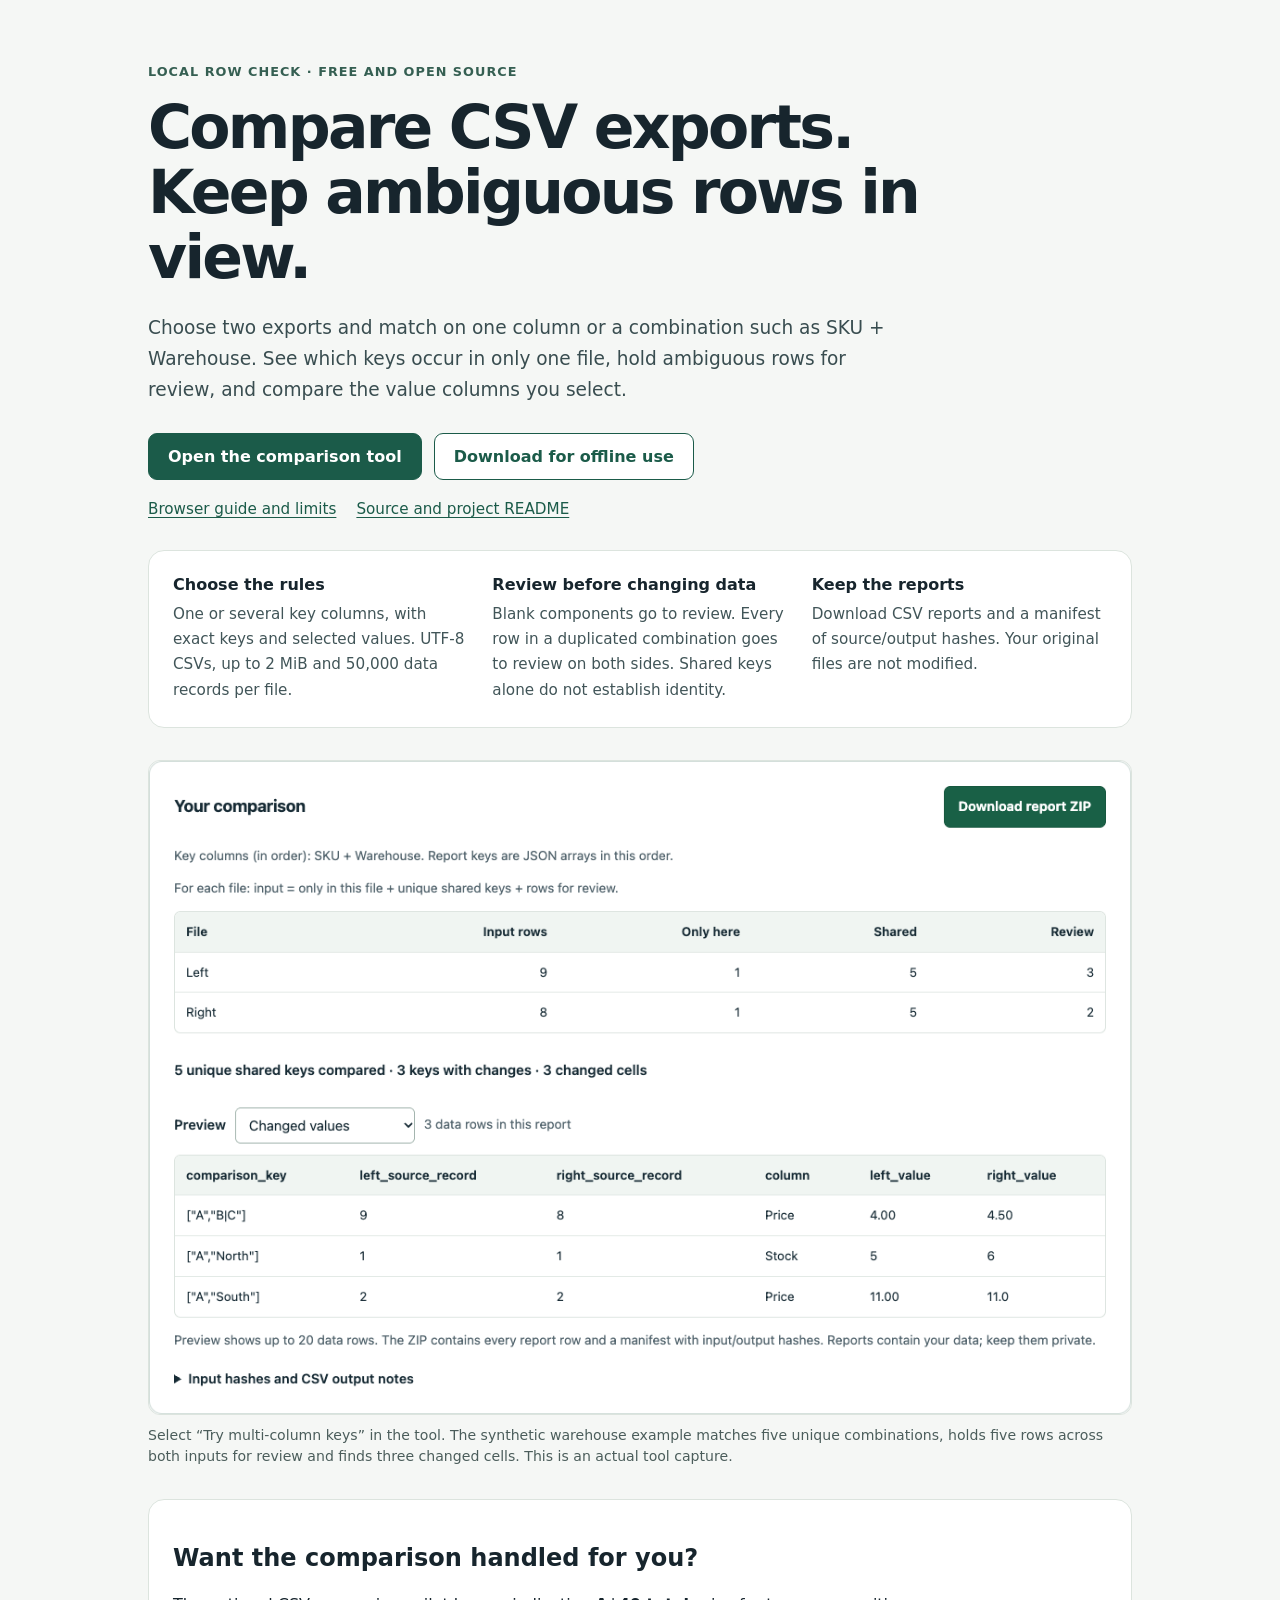
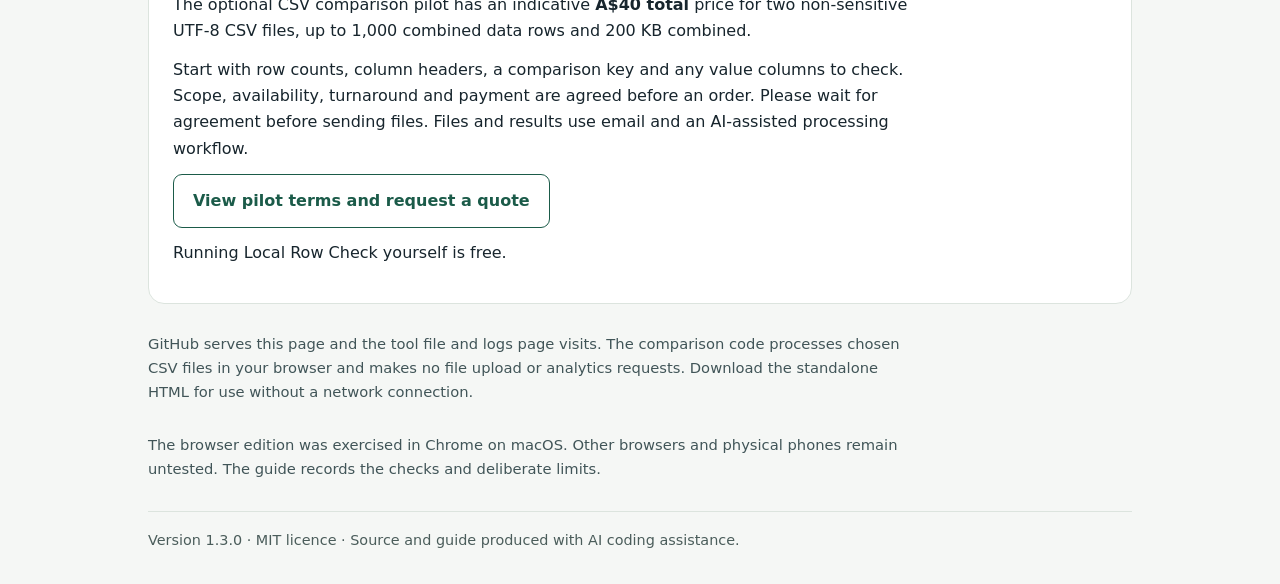
<file: docs/index.html>
<!doctype html>
<html lang="en" prefix="og: https://ogp.me/ns#">
<head>
  <meta charset="utf-8">
  <meta name="viewport" content="width=device-width,initial-scale=1">
  <meta name="description" content="A free, MIT-licensed CSV comparison tool. Review ambiguous keys and selected changes locally in your browser, with downloadable reports.">
  <link rel="canonical" href="https://jhrch7.github.io/local-row-check/">
  <meta property="og:title" content="Local Row Check · Compare CSV exports locally">
  <meta property="og:type" content="website">
  <meta property="og:url" content="https://jhrch7.github.io/local-row-check/">
  <meta property="og:description" content="A free, MIT-licensed CSV comparison tool. Review ambiguous keys and selected changes locally in your browser, with downloadable reports.">
  <meta property="og:image" content="https://jhrch7.github.io/local-row-check/offline-example.png">
  <meta property="og:image:type" content="image/png">
  <meta property="og:image:width" content="1060">
  <meta property="og:image:height" content="705">
  <meta property="og:image:alt" content="Local Row Check report for synthetic SKU and warehouse data, showing input counts, rows needing review and three changed values.">
  <link rel="icon" href="data:,">
  <title>Local Row Check · Compare CSV exports locally</title>
  <style>
    :root{color-scheme:light;font-family:system-ui,-apple-system,BlinkMacSystemFont,"Segoe UI",sans-serif;color:#17252d;background:#f5f7f5}
    *{box-sizing:border-box}body{margin:0}main{max-width:1040px;margin:auto;padding:64px 28px 36px}
    .eyebrow{color:#355f52;font-weight:700;letter-spacing:.08em;font-size:.8rem;text-transform:uppercase}
    h1{font-size:clamp(2.05rem,5.5vw,3.75rem);letter-spacing:-.045em;line-height:1.08;max-width:850px;margin:16px 0 24px}
    p{line-height:1.65;max-width:760px;margin:12px 0}.intro{font-size:1.16rem;color:#394d50}
    a{color:#1b5b49;text-underline-offset:3px}a:focus-visible{outline:3px solid #b95816;outline-offset:5px}
    .actions{display:flex;flex-wrap:wrap;gap:12px;margin:28px 0 20px}.button{display:inline-block;padding:13px 19px;border:1px solid #1b5b49;border-radius:9px;font-weight:650;text-decoration:none}
    .primary{background:#1b5b49;color:white}.secondary{background:white}.links{font-size:.95rem;display:flex;gap:20px;flex-wrap:wrap}
    .panel{background:white;border:1px solid #dce4de;border-radius:16px;padding:24px;margin-top:32px}
    .facts{display:grid;grid-template-columns:repeat(3,1fr);gap:24px}.facts h2{font-size:1rem;margin:0 0 8px}.facts p{font-size:.95rem;margin:0;color:#415558}
    figure{margin:32px 0 0}img{display:block;width:100%;height:auto;border:1px solid #dce4de;border-radius:12px;background:white}figcaption{font-size:.88rem;color:#4b5d5b;line-height:1.5;margin-top:10px}
    .privacy{font-size:.92rem;color:#415558;margin-top:28px}footer{margin-top:30px;padding-top:20px;border-top:1px solid #dce4de;font-size:.9rem;color:#4b5d5b}
    @media(max-width:620px){main{padding:32px 20px}.facts{grid-template-columns:1fr;gap:20px}.panel{padding:20px}.actions{display:grid}.button{text-align:center}.links{gap:10px 20px}}
  </style>
</head>
<body>
<main>
  <div class="eyebrow">Local Row Check · Free and open source</div>
  <h1>Compare CSV exports.<br>Keep ambiguous rows in view.</h1>
  <p class="intro">Choose two exports and match on one column or a combination such as SKU + Warehouse. See which keys occur in only one file, hold ambiguous rows for review, and compare the value columns you select.</p>
  <div class="actions">
    <a class="button primary" id="open-tool" href="compare.html">Open the comparison tool</a>
    <a class="button secondary" id="download-tool" href="compare.html" download="rowcheck-offline.html">Download for offline use</a>
  </div>
  <nav class="links" aria-label="Project resources">
    <a href="https://github.com/jhrch7/local-row-check/blob/main/browser/README.md">Browser guide and limits</a>
    <a href="https://github.com/jhrch7/local-row-check">Source and project README</a>
  </nav>
  <section class="panel facts" aria-label="How the comparison works">
    <div><h2>Choose the rules</h2><p>One or several key columns, with exact keys and selected values. UTF-8 CSVs, up to 2 MiB and 50,000 data records per file.</p></div>
    <div><h2>Review before changing data</h2><p>Blank components go to review. Every row in a duplicated combination goes to review on both sides. Shared keys alone do not establish identity.</p></div>
    <div><h2>Keep the reports</h2><p>Download CSV reports and a manifest of source/output hashes. Your original files are not modified.</p></div>
  </section>
  <figure>
    <img src="offline-example.png" width="1060" height="705" alt="Actual Local Row Check synthetic SKU and Warehouse results, showing counts, changed values and the report download.">
    <figcaption>Select “Try multi-column keys” in the tool. The synthetic warehouse example matches five unique combinations, holds five rows across both inputs for review and finds three changed cells. This is an actual tool capture.</figcaption>
  </figure>
  <section class="panel" aria-labelledby="paid-help-title">
    <h2 id="paid-help-title">Want the comparison handled for you?</h2>
    <p>The optional CSV comparison pilot has an indicative <strong>A$40 total</strong> price for two non-sensitive UTF-8 CSV files, up to 1,000 combined data rows and 200 KB combined.</p>
    <p>Start with row counts, column headers, a comparison key and any value columns to check. Scope, availability, turnaround and payment are agreed before an order. Please wait for agreement before sending files. Files and results use email and an AI-assisted processing workflow.</p>
    <p><a class="button secondary" id="pilot-enquiry" href="https://github.com/jhrch7/csv-comparison-pilot">View pilot terms and request a quote</a></p>
    <p>Running Local Row Check yourself is free.</p>
  </section>
  <p class="privacy">GitHub serves this page and the tool file and logs page visits. The comparison code processes chosen CSV files in your browser and makes no file upload or analytics requests. Download the standalone HTML for use without a network connection.</p>
  <p class="privacy">The browser edition was exercised in Chrome on macOS. Other browsers and physical phones remain untested. The guide records the checks and deliberate limits.</p>
  <footer>Version 1.3.0 · MIT licence · Source and guide produced with AI coding assistance.</footer>
</main>
</body>
</html>
</file>
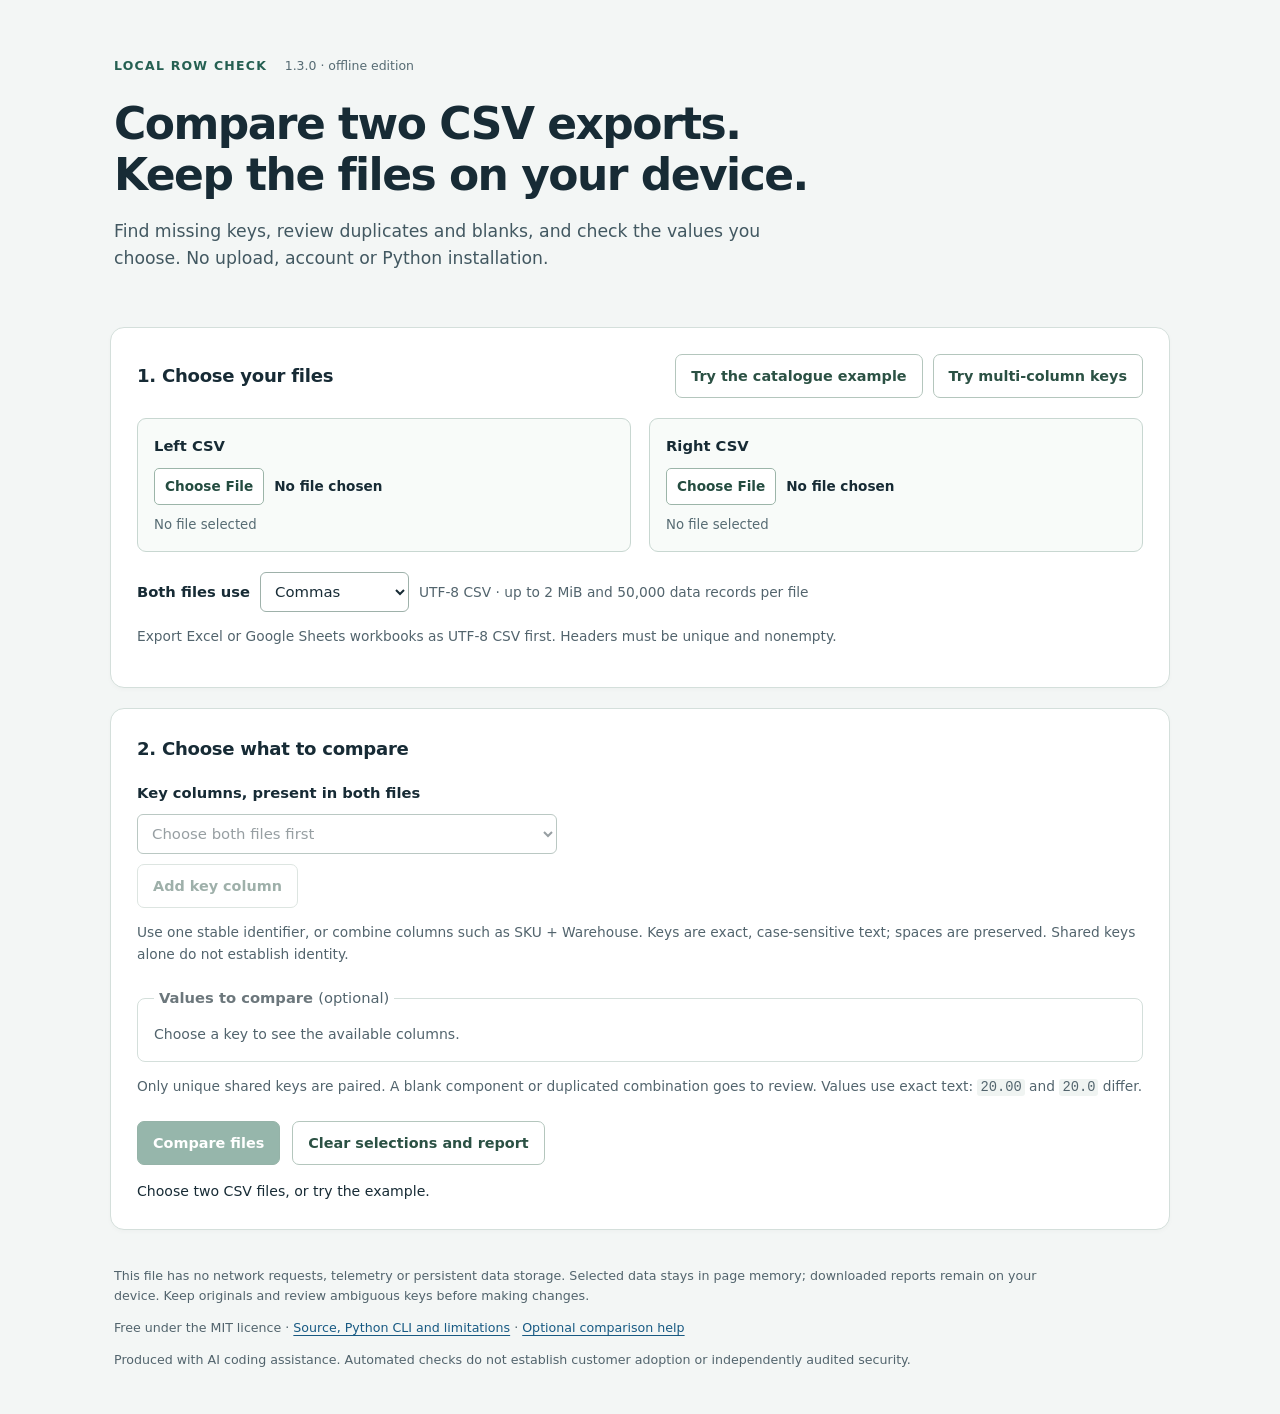
<file: rowcheck-offline.html>
<!doctype html>
<html lang="en">
<head>
  <meta charset="utf-8">
  <meta name="viewport" content="width=device-width, initial-scale=1">
  <meta http-equiv="Content-Security-Policy" content="default-src 'none'; script-src 'unsafe-inline'; style-src 'unsafe-inline'; connect-src 'none'; img-src data:; object-src 'none'; base-uri 'none'; form-action 'none'">
  <title>Local Row Check — offline CSV comparison</title>
  <style>:root { color-scheme: light; font: 16px/1.55 system-ui, -apple-system, BlinkMacSystemFont, "Segoe UI", sans-serif; color: #172b35; background: #f3f6f5; }
* { box-sizing: border-box; }
[hidden] { display: none !important; }
body { margin: 0; }
main { width: min(1060px, 100% - 48px); margin: 0 auto; padding: 44px 0 28px; }
header { padding: 0 4px 18px; }
.eyebrow { font-size: .78rem; font-weight: 750; letter-spacing: .1em; color: #256052; }
.eyebrow span { color: #566b73; font-weight: 500; letter-spacing: 0; margin-left: 12px; }
h1 { font-size: clamp(1.9rem, 4vw, 2.75rem); line-height: 1.16; letter-spacing: -.035em; margin: 22px 0 18px; }
.intro { max-width: 690px; font-size: 1.08rem; color: #425861; }
h2 { font-size: 1.13rem; margin: 0 0 18px; letter-spacing: -.015em; }
.card { border: 1px solid #d4dfdb; border-radius: 14px; padding: 26px; background: white; margin: 20px 0; box-shadow: 0 2px 5px #17362b06; }
.section-heading { display: flex; align-items: center; gap: 16px; justify-content: space-between; margin-bottom: 20px; }
.section-heading h2 { margin: 0; }
.example-actions { display: flex; flex-wrap: wrap; gap: 10px; }
.file-grid { display: grid; grid-template-columns: 1fr 1fr; gap: 18px; }
.file-label { display: block; border: 1px solid #c8d7d1; border-radius: 9px; background: #f8fbf9; padding: 16px; font-weight: 650; }
input[type="file"] { display: block; width: 100%; margin: 10px 0; font: inherit; font-size: .85rem; }
input[type="file"]::file-selector-button { background: white; color: #244c40; border: 1px solid #9cb5a9; border-radius: 5px; padding: 7px 10px; font: inherit; margin-right: 10px; }
.file-name { display: block; color: #566b73; font-size: .83rem; font-weight: 400; overflow-wrap: anywhere; }
.format-row { display: flex; flex-wrap: wrap; align-items: center; gap: 10px; margin: 20px 0 8px; }
.format-row span, .hint { color: #52646d; font-size: .86rem; }
label, legend { font-weight: 600; font-size: .92rem; }
select { font: inherit; font-size: .93rem; background: white; color: #172b35; border: 1px solid #9eb1aa; border-radius: 6px; padding: 9px 32px 9px 10px; max-width: 100%; }
#key-list { margin: 8px 0 10px; }
.key-row { display: flex; align-items: center; gap: 10px; margin: 8px 0; }
.key-row select { flex: 1; width: 0; max-width: 420px; }
select:disabled, fieldset:disabled { color: #6c777c; }
fieldset { border: 1px solid #d4dfdb; border-radius: 8px; margin: 22px 0 12px; padding: 14px 16px 16px; }
legend { padding: 0 5px; }
legend span { font-weight: 400; color: #52646d; }
#column-options { display: flex; flex-wrap: wrap; gap: 12px 22px; color: #52646d; font-size: .88rem; }
#column-options label { display: flex; align-items: center; gap: 7px; font-size: .9rem; font-weight: 500; }
input[type="checkbox"] { width: 17px; height: 17px; accent-color: #196046; }
.actions { display: flex; flex-wrap: wrap; align-items: center; gap: 12px; margin-top: 22px; }
button { font: inherit; font-size: .9rem; font-weight: 650; border-radius: 7px; border: 1px solid #17583f; color: white; background: #196046; padding: 10px 15px; cursor: pointer; }
button:hover:enabled { background: #104931; }
button.secondary { background: white; color: #2b5144; border-color: #b4c6bd; }
button.secondary:hover:enabled { background: #edf4f0; }
button:disabled { opacity: .45; cursor: default; }
:focus-visible { outline: 3px solid #2b7da6; outline-offset: 3px; }
#status { font-size: .88rem; min-height: 1.5em; margin: 16px 0 0; }
#error { color: #8d2d1f; background: #fff1ed; border: 1px solid #edc7bc; padding: 12px; border-radius: 7px; overflow-wrap: anywhere; margin-bottom: 0; }
.table-scroll { max-width: 100%; overflow: auto; border: 1px solid #dce4df; border-radius: 7px; }
table { width: 100%; border-collapse: collapse; text-align: left; font-size: .84rem; }
th, td { padding: 11px 12px; border-bottom: 1px solid #e3eae6; vertical-align: top; }
th { background: #f0f5f2; font-weight: 650; white-space: nowrap; }
tr:last-child td { border-bottom: 0; }
td { max-width: 340px; min-width: 80px; white-space: pre-wrap; overflow-wrap: anywhere; }
.counts th:not(:first-child), .counts td:not(:first-child) { text-align: right; }
.counts td { white-space: normal; }
.value-summary { padding: 13px 0; font-weight: 600; font-size: .94rem; }
.preview-heading { display: flex; align-items: center; flex-wrap: wrap; gap: 10px; margin: 12px 0; }
details { margin-top: 20px; }
summary { cursor: pointer; font-size: .9rem; font-weight: 600; }
pre { font-size: .76rem; white-space: pre-wrap; overflow-wrap: anywhere; background: #f6f8f7; padding: 12px; border-radius: 6px; }
code { background: #f0f4f2; border-radius: 3px; padding: 1px 3px; }
footer { padding: 4px; max-width: 960px; color: #52646d; font-size: .79rem; }
a { color: #185a83; text-underline-offset: 3px; }
@media (max-width: 650px) {
  main { width: calc(100% - 24px); padding-top: 24px; }
  header { padding-left: 6px; }
  .card { padding: 19px 16px; }
  .file-grid { grid-template-columns: 1fr; gap: 12px; }
  .section-heading { align-items: flex-start; flex-direction: column; gap: 12px; }
  .eyebrow span { display: block; margin: 5px 0 0; }
  .counts th, .counts td { padding: 9px; min-width: 55px; }
}
</style>
</head>
<body>
  <main>
    <header>
      <p class="eyebrow">LOCAL ROW CHECK <span>1.3.0 · offline edition</span></p>
      <h1>Compare two CSV exports.<br>Keep the files on your device.</h1>
      <p class="intro">Find missing keys, review duplicates and blanks, and check the values you choose. No upload, account or Python installation.</p>
    </header>

    <section class="card" aria-labelledby="files-heading">
      <div class="section-heading"><h2 id="files-heading">1. Choose your files</h2><div class="example-actions"><button id="example" class="secondary" type="button">Try the catalogue example</button><button id="composite-example" class="secondary" type="button">Try multi-column keys</button></div></div>
      <div class="file-grid">
        <label class="file-label">Left CSV<input id="left-file" type="file" accept=".csv,.tsv,text/csv,text/tab-separated-values"><span id="left-name" class="file-name">No file selected</span></label>
        <label class="file-label">Right CSV<input id="right-file" type="file" accept=".csv,.tsv,text/csv,text/tab-separated-values"><span id="right-name" class="file-name">No file selected</span></label>
      </div>
      <div class="format-row"><label for="delimiter">Both files use</label><select id="delimiter"><option value=",">Commas</option><option value=";">Semicolons</option><option value="tab">Tabs</option></select><span>UTF-8 CSV · up to 2 MiB and 50,000 data records per file</span></div>
      <p class="hint">Export Excel or Google Sheets workbooks as UTF-8 CSV first. Headers must be unique and nonempty.</p>
    </section>

    <section class="card" aria-labelledby="rules-heading">
      <h2 id="rules-heading">2. Choose what to compare</h2>
      <label for="key">Key columns, present in both files</label>
      <div id="key-list"><div class="key-row"><select id="key" disabled><option value="">Choose both files first</option></select></div></div>
      <button id="add-key" class="secondary" type="button" disabled>Add key column</button>
      <p class="hint">Use one stable identifier, or combine columns such as SKU + Warehouse. Keys are exact, case-sensitive text; spaces are preserved. Shared keys alone do not establish identity.</p>
      <fieldset id="columns" disabled><legend>Values to compare <span>(optional)</span></legend><div id="column-options">Choose a key to see the available columns.</div></fieldset>
      <p class="hint">Only unique shared keys are paired. A blank component or duplicated combination goes to review. Values use exact text: <code>20.00</code> and <code>20.0</code> differ.</p>
      <div class="actions"><button id="compare" type="button" disabled>Compare files</button><button id="reset" type="button" class="secondary">Clear selections and report</button></div>
      <p id="status" role="status" aria-live="polite">Choose two CSV files, or try the example.</p>
      <p id="error" role="alert" hidden></p>
    </section>

    <section id="results" class="card" aria-labelledby="results-heading" hidden>
      <div class="section-heading"><h2 id="results-heading">Your comparison</h2><button id="download" type="button" disabled>Download report ZIP</button></div>
      <p id="key-summary" class="hint"></p>
      <p class="hint">For each file: input = only in this file + unique shared keys + rows for review.</p>
      <div class="table-scroll"><table class="counts"><thead><tr><th scope="col">File</th><th scope="col">Input rows</th><th scope="col">Only here</th><th scope="col">Shared</th><th scope="col">Review</th></tr></thead><tbody id="counts"></tbody></table></div>
      <p id="value-summary" class="value-summary"></p>
      <div class="preview-heading"><label for="preview-file">Preview</label><select id="preview-file"></select><span id="preview-count" class="hint"></span></div>
      <div class="table-scroll" tabindex="0" aria-label="Report preview, scroll for more columns"><table id="preview"><thead></thead><tbody></tbody></table></div>
      <p class="hint">Preview shows up to 20 data rows. The ZIP contains every report row and a manifest with input/output hashes. Reports contain your data; keep them private.</p>
      <details><summary>Input hashes and CSV output notes</summary><pre id="hashes"></pre><p class="hint">Output CSVs are UTF-8 with BOM. Formula-like cells receive an apostrophe prefix to reduce spreadsheet execution risk. This changes their CSV text; your original files remain authoritative.</p></details>
    </section>

    <footer>
      <p>This file has no network requests, telemetry or persistent data storage. Selected data stays in page memory; downloaded reports remain on your device. Keep originals and review ambiguous keys before making changes.</p>
      <p>Free under the MIT licence · <a href="https://github.com/jhrch7/local-row-check" target="_blank" rel="noopener noreferrer">Source, Python CLI and limitations</a> · <a href="https://github.com/jhrch7/csv-comparison-pilot" target="_blank" rel="noopener noreferrer">Optional comparison help</a></p>
      <p>Produced with AI coding assistance. Automated checks do not establish customer adoption or independently audited security.</p>
    </footer>
  </main>
  <script>/* Local Row Check browser core. MIT licence; no network or dependencies. */
(function (root) {
  'use strict';
  const VERSION = '1.3.0';
  const MAX_BYTES = 2 * 1024 * 1024;
  const MAX_RECORDS = 50000;
  // Python str.isspace(), used by the existing CLI for blank keys and safety prefixes.
  const SPACE = '[\\u0009-\\u000d\\u001c-\\u0020\\u0085\\u00a0\\u1680\\u2000-\\u200a\\u2028\\u2029\\u202f\\u205f\\u3000]';
  const blank = new RegExp('^' + SPACE + '*$');
  const leadingSpace = new RegExp('^' + SPACE + '*');
  const encode = value => new TextEncoder().encode(value);

  function parseCsv(text, delimiter = ',', name = 'CSV') {
    if (![',', ';', '\t'].includes(delimiter)) throw new Error('Choose comma, semicolon or tab.');
    const rows = [];
    let row = [], field = '', state = 'start', active = false;
    const endField = () => { row.push(field); field = ''; state = 'start'; };
    const endRow = () => {
      if (active) endField();
      rows.push(row); row = []; active = false; state = 'start';
      if (rows.length > MAX_RECORDS + 1) throw new Error(name + ': more than 50,000 data records.');
    };
    for (let i = 0; i < text.length; i++) {
      const ch = text[i];
      if (ch === '\0') throw new Error(name + ': NUL characters are unsupported.');
      if (state === 'quoted') {
        if (ch === '"') state = 'closed'; else field += ch;
      } else if (state === 'closed' && ch === '"') {
        field += '"'; state = 'quoted';
      } else if (ch === delimiter) {
        endField(); active = true;
      } else if (ch === '\r' || ch === '\n') {
        endRow();
        if (ch === '\r' && text[i + 1] === '\n') i++;
      } else if (state === 'closed') {
        throw new Error(name + ': unexpected text after a closing quote.');
      } else if (state === 'start' && ch === '"') {
        state = 'quoted'; active = true;
      } else {
        field += ch; state = 'plain'; active = true;
      }
    }
    if (state === 'quoted') throw new Error(name + ': quoted field is not closed.');
    if (active) endRow();
    if (!rows.length) throw new Error(name + ': empty file.');
    const columns = rows[0];
    if (!columns.length || columns.some(h => blank.test(h)) || new Set(columns).size !== columns.length) {
      throw new Error(name + ': headers must be nonempty and unique.');
    }
    const records = rows.slice(1).map((cells, index) => {
      if (cells.length !== columns.length) {
        throw new Error(name + ': data record ' + (index + 1) + ' has ' + cells.length + ' fields; expected ' + columns.length + '.');
      }
      return {number: index + 1, cells, row: Object.fromEntries(columns.map((column, i) => [column, cells[i]]))};
    });
    return {name, columns, records};
  }

  async function sha256(bytes) {
    if (!globalThis.crypto?.subtle) throw new Error('Local hashing is unavailable in this browser. Use a current Chromium browser or the Python CLI.');
    const hash = await globalThis.crypto.subtle.digest('SHA-256', bytes);
    return Array.from(new Uint8Array(hash), b => b.toString(16).padStart(2, '0')).join('');
  }

  async function readBytes(raw, name, delimiter = ',') {
    const bytes = raw instanceof Uint8Array ? raw : new Uint8Array(raw);
    if (bytes.length > MAX_BYTES) throw new Error(name + ': the browser edition accepts up to 2 MiB per file.');
    let text;
    try { text = new TextDecoder('utf-8', {fatal: true}).decode(bytes); }
    catch { throw new Error(name + ': not valid UTF-8. Export as UTF-8 CSV or use the CLI with its actual encoding.'); }
    const data = parseCsv(text, delimiter, name);
    return {...data, bytes: bytes.length, sha256: await sha256(bytes)};
  }

  function codePointOrder(a, b) {
    const left = Array.from(a), right = Array.from(b);
    for (let i = 0; i < Math.min(left.length, right.length); i++) {
      const diff = left[i].codePointAt(0) - right[i].codePointAt(0);
      if (diff) return diff;
    }
    return left.length - right.length;
  }

  function keyColumns(key) {
    const keys = typeof key === 'string' ? [key] : key;
    if (!Array.isArray(keys) || !keys.length || keys.some(c => typeof c !== 'string' || !c)) throw new Error('Choose at least one key column.');
    if (new Set(keys).size !== keys.length) throw new Error('Choose unique key columns.');
    return keys;
  }

  function compare(left, right, key, columns = []) {
    const keyCols = keyColumns(key), compound = keyCols.length > 1, keyParts = new Map();
    for (const data of [left, right]) {
      if (keyCols.some(c => !data.columns.includes(c))) throw new Error(data.name + ': choose key columns present in both files.');
      if (columns.some(c => !data.columns.includes(c))) throw new Error(data.name + ': a selected value column is missing.');
    }
    if (new Set(columns).size !== columns.length || keyCols.some(c => columns.includes(c))) throw new Error('Choose unique non-key value columns.');
    const groups = {left: new Map(), right: new Map()};
    const only = {left: [], right: []}, review = [], shared = [], changes = [];
    for (const [side, data] of [['left', left], ['right', right]]) {
      for (const record of data.records) {
        const parts = keyCols.map(c => record.row[c]);
        const value = compound ? JSON.stringify(parts) : parts[0];
        if (parts.some(part => blank.test(part))) review.push({side, record, reason: 'blank key', value});
        else {
          if (compound) keyParts.set(value, parts);
          if (!groups[side].has(value)) groups[side].set(value, []);
          groups[side].get(value).push(record);
        }
      }
    }
    const order = compound ? (a, b) => {
      const x = keyParts.get(a), y = keyParts.get(b);
      for (let i = 0; i < keyCols.length; i++) { const diff = codePointOrder(x[i], y[i]); if (diff) return diff; }
      return 0;
    } : codePointOrder;
    const keys = [...new Set([...groups.left.keys(), ...groups.right.keys()])].sort(order);
    for (const value of keys) {
      const a = groups.left.get(value) || [], b = groups.right.get(value) || [];
      if (a.length > 1 || b.length > 1) {
        for (const [side, records] of [['left', a], ['right', b]]) {
          for (const record of records) review.push({side, record, reason: 'duplicate comparison key', value});
        }
      } else if (a.length && b.length) {
        shared.push([value, a[0].number, b[0].number, value, value]);
        for (const column of columns) {
          if (a[0].row[column] !== b[0].row[column]) changes.push([value, a[0].number, b[0].number, column, a[0].row[column], b[0].row[column]]);
        }
      } else {
        const side = a.length ? 'left' : 'right';
        only[side].push({value, record: (a.length ? a : b)[0]});
      }
    }
    const counts = {};
    for (const [side, data] of [['left', left], ['right', right]]) {
      counts[side] = {input: data.records.length, only: only[side].length, shared: shared.length, review: review.filter(r => r.side === side).length};
      const c = counts[side];
      if (c.input !== c.only + c.shared + c.review) throw new Error('Row-accounting check failed. No report was created.');
    }
    return {only, review, shared, changes, counts};
  }

  async function makeReport(left, right, key, columns = [], delimiter = ',') {
    const keys = keyColumns(key);
    const result = compare(left, right, key, columns);
    const files = {}, tables = {}, metadata = {};
    let escaped = 0;
    const safe = value => {
      const text = String(value), lead = text.replace(leadingSpace, '');
      if (/^[\t\r\n]/.test(text) || /^[=+\-@]/.test(lead)) { escaped++; return "'" + text; }
      return text;
    };
    const csvCell = value => /[",\r\n]/.test(value) ? '"' + value.replaceAll('"', '""') + '"' : value;
    const csv = (name, rows) => {
      tables[name] = rows;
      const lines = rows.map(row => row.map(v => csvCell(safe(v))).join(','));
      files[name] = '\ufeff' + lines.join('\n') + '\n';
    };
    for (const [side, data] of [['left', left], ['right', right]]) {
      let recordCol = '__source_record__', keyCol = '__comparison_key__';
      while (data.columns.includes(recordCol)) recordCol += '_';
      while (data.columns.includes(keyCol) || keyCol === recordCol) keyCol += '_';
      metadata[side] = [recordCol, keyCol];
      csv('only_' + side + '.csv', [[recordCol, keyCol, ...data.columns], ...result.only[side].map(r => [r.record.number, r.value, ...r.record.cells])]);
    }
    const originalJson = (data, record) => '{' + data.columns.map((column, i) => JSON.stringify(column) + ': ' + JSON.stringify(record.cells[i])).join(', ') + '}';
    csv('review.csv', [['source', 'source_record', 'reason', 'comparison_key', 'original_row_json'], ...result.review.map(r => [r.side, r.record.number, r.reason, r.value, originalJson(r.side === 'left' ? left : right, r.record)])]);
    csv('shared_keys.csv', [['comparison_key', 'left_source_record', 'right_source_record', 'left_original_key', 'right_original_key'], ...result.shared]);
    if (columns.length) csv('value_changes.csv', [['comparison_key', 'left_source_record', 'right_source_record', 'column', 'left_value', 'right_value'], ...result.changes]);
    const outputs = {};
    for (const [name, text] of Object.entries(files)) {
      const bytes = encode(text); outputs[name] = {sha256: await sha256(bytes), bytes: bytes.length};
    }
    const manifest = {
      version: VERSION, edition: 'offline-browser', key: keys.length === 1 ? keys[0] : keys, normalisation: 'none', input_delimiter: delimiter, input_encoding: 'utf-8-sig',
      source_record_definition: '1-based CSV data record, excluding the header; not a physical line number',
      sources: Object.fromEntries([['left', left], ['right', right]].map(([side, data]) => [side, {name: data.name, sha256: data.sha256, bytes: data.bytes, columns: data.columns}])),
      counts: result.counts, formula_like_csv_cells_prefixed_with_apostrophe: escaped, metadata_columns: metadata, outputs,
      limits: ['Shared keys do not prove two rows refer to the same person.', 'No fuzzy matching, enrichment or correction is performed.', 'Original input files are the authoritative source of original cell values.', 'Reports contain your data; keep them private.', 'Browser edition: exact keys only, UTF-8, up to 2 MiB and 50,000 data records per input.']
    };
    if (keys.length > 1) {
      manifest.key_columns = keys;
      manifest.comparison_key_encoding = 'Compact JSON array of strings in key_columns order; original keys use the same encoding.';
    }
    if (columns.length) {
      const changedKeys = new Set(result.changes.map(row => row[0])).size;
      manifest.value_comparison = {columns, method: 'Exact decoded strings; key normalisation is not applied to these values.', shared_keys_compared: result.shared.length, keys_with_changes: changedKeys, keys_without_selected_changes: result.shared.length - changedKeys, changed_cells: result.changes.length};
    }
    files['manifest.json'] = JSON.stringify(manifest, null, 2) + '\n';
    return {files, tables, manifest};
  }

  const crcTable = Array.from({length: 256}, (_, i) => {
    let c = i; for (let j = 0; j < 8; j++) c = c & 1 ? 0xedb88320 ^ (c >>> 1) : c >>> 1; return c >>> 0;
  });
  function zip(files) {
    const local = [], central = []; let offset = 0;
    for (const [name, text] of Object.entries(files)) {
      if (!/^[a-z_]+\.(csv|json)$/.test(name)) throw new Error('Unexpected report filename.');
      const filename = encode(name), bytes = encode(text);
      let crc = 0xffffffff; for (const b of bytes) crc = crcTable[(crc ^ b) & 255] ^ (crc >>> 8); crc = (crc ^ 0xffffffff) >>> 0;
      const header = new Uint8Array(30 + filename.length), h = new DataView(header.buffer);
      h.setUint32(0, 0x04034b50, true); h.setUint16(4, 20, true); h.setUint16(6, 0x800, true);
      h.setUint16(12, 33, true); h.setUint32(14, crc, true); h.setUint32(18, bytes.length, true); h.setUint32(22, bytes.length, true); h.setUint16(26, filename.length, true); header.set(filename, 30);
      const entry = new Uint8Array(46 + filename.length), e = new DataView(entry.buffer);
      e.setUint32(0, 0x02014b50, true); e.setUint16(4, 20, true); e.setUint16(6, 20, true); e.setUint16(8, 0x800, true); e.setUint16(14, 33, true);
      e.setUint32(16, crc, true); e.setUint32(20, bytes.length, true); e.setUint32(24, bytes.length, true); e.setUint16(28, filename.length, true); e.setUint32(42, offset, true); entry.set(filename, 46);
      local.push(header, bytes); central.push(entry); offset += header.length + bytes.length;
    }
    const centralSize = central.reduce((n, b) => n + b.length, 0), end = new Uint8Array(22), e = new DataView(end.buffer);
    e.setUint32(0, 0x06054b50, true); e.setUint16(8, central.length, true); e.setUint16(10, central.length, true); e.setUint32(12, centralSize, true); e.setUint32(16, offset, true);
    const out = new Uint8Array(offset + centralSize + end.length); let cursor = 0;
    for (const part of [...local, ...central, end]) { out.set(part, cursor); cursor += part.length; }
    return out;
  }
  const api = {VERSION, MAX_BYTES, MAX_RECORDS, parseCsv, readBytes, compare, makeReport, zip};
  if (typeof module === 'object' && module.exports) module.exports = api;
  else root.RowCheck = api;
})(globalThis);
</script>
  <script>(function () {
  'use strict';
  const $ = id => document.getElementById(id);
  let generation = 0, left = null, right = null, report = null, downloadUrl = null, exampleBytes = null, exampleKeys = null, keySerial = 0;
  const delimiter = () => $('delimiter').value === 'tab' ? '\t' : $('delimiter').value;
  const chosenColumns = () => [...$('column-options').querySelectorAll('input:checked')].map(input => input.value);
  const keySelectors = () => [...$('key-list').querySelectorAll('select')];
  const chosenKeys = () => keySelectors().map(select => select.value).filter(Boolean);
  const commonColumns = () => left && right ? left.columns.filter(c => right.columns.includes(c)) : [];
  const ready = () => left && right && keySelectors().every(select => select.value) && new Set(chosenKeys()).size === keySelectors().length;
  function status(text) { $('status').textContent = text; }
  function invalidate() {
    generation++; report = null; $('results').hidden = true; $('download').disabled = true;
    $('error').hidden = true; $('error').textContent = '';
    $('counts').replaceChildren(); $('preview').querySelector('thead').replaceChildren(); $('preview').querySelector('tbody').replaceChildren();
    $('value-summary').textContent = ''; $('key-summary').textContent = ''; $('hashes').textContent = '';
    if (downloadUrl) { URL.revokeObjectURL(downloadUrl); downloadUrl = null; }
    $('compare').disabled = !ready();
  }
  function showError(error) {
    $('error').textContent = error.message || String(error); $('error').hidden = false; status('No report created. Check the files and try again.');
  }
  function resetRules() {
    for (const row of [...$('key-list').children].slice(1)) row.remove();
    keySerial = 0; $('add-key').disabled = true;
    $('key').replaceChildren(new Option('Choose both files first', '')); $('key').disabled = true;
    $('columns').disabled = true; $('column-options').textContent = 'Choose a key to see the available columns.';
  }
  function makeColumns(selected = []) {
    const keys = chosenKeys();
    $('column-options').replaceChildren(); $('columns').disabled = !ready();
    if (!keys.length) { $('column-options').textContent = 'Choose a key to see the available columns.'; return; }
    const available = commonColumns().filter(c => !keys.includes(c));
    if (!available.length) $('column-options').textContent = 'No other shared columns. This will compare keys only.';
    for (const column of available) {
      const label = document.createElement('label'), input = document.createElement('input');
      input.type = 'checkbox'; input.value = column; input.checked = selected.includes(column);
      input.addEventListener('change', () => { invalidate(); status('Options changed. Compare files to create a new report.'); });
      label.append(input, document.createTextNode(column)); $('column-options').append(label);
    }
  }
  function syncKeyOptions() {
    const chosen = chosenKeys(), selectors = keySelectors();
    for (const select of selectors) {
      for (const option of select.options) option.disabled = Boolean(option.value && option.value !== select.value && chosen.includes(option.value));
    }
    $('add-key').disabled = !(left && right) || selectors.some(select => !select.value) || selectors.length >= commonColumns().length;
  }
  function keysChanged(selected = chosenColumns()) {
    syncKeyOptions(); invalidate(); makeColumns(selected);
    status(ready() ? 'Key columns changed. Check the value columns, then compare files.' : 'Choose each key column before comparing files.');
  }
  function addKey(value = '') {
    const row = document.createElement('div'), select = document.createElement('select'), remove = document.createElement('button');
    row.className = 'key-row'; select.id = 'extra-key-' + (++keySerial);
    select.setAttribute('aria-label', 'Additional key column ' + keySerial);
    select.append(new Option('Choose another key column', ''), ...commonColumns().map(c => new Option(c, c))); select.value = value;
    select.addEventListener('change', () => keysChanged());
    remove.type = 'button'; remove.className = 'secondary'; remove.textContent = 'Remove';
    remove.setAttribute('aria-label', 'Remove additional key column ' + keySerial);
    remove.addEventListener('click', () => {
      const selected = chosenColumns(), previous = row.previousElementSibling.querySelector('select');
      row.remove(); keysChanged(selected); previous.focus();
    });
    row.append(select, remove); $('key-list').append(row); return select;
  }
  async function loadFiles(fromExample = false) {
    left = right = null; invalidate(); resetRules(); const token = generation;
    const files = fromExample ? exampleBytes : [$('left-file').files[0], $('right-file').files[0]];
    $('left-name').textContent = files?.[0]?.name ? (fromExample ? 'Included example: ' : '') + files[0].name : 'No file selected';
    $('right-name').textContent = files?.[1]?.name ? (fromExample ? 'Included example: ' : '') + files[1].name : 'No file selected';
    if (!files?.[0] || !files?.[1]) { status('Choose both files to continue.'); return; }
    status('Reading files on this device…');
    try {
      const loaded = await Promise.all(files.map(async f => {
        if (f.size > RowCheck.MAX_BYTES) throw new Error(f.name + ': the browser edition accepts up to 2 MiB per file.');
        return RowCheck.readBytes(await f.arrayBuffer(), f.name, delimiter());
      }));
      if (token !== generation) return;
      const common = loaded[0].columns.filter(c => loaded[1].columns.includes(c));
      if (!common.length) throw new Error('No shared column header. Choose files with a common key column, using exactly the same header text.');
      [left, right] = loaded;
      $('key').replaceChildren(new Option('Choose a key column', ''), ...common.map(c => new Option(c, c))); $('key').disabled = false;
      if (fromExample && exampleKeys?.every(c => common.includes(c))) {
        $('key').value = exampleKeys[0]; for (const column of exampleKeys.slice(1)) addKey(column);
        syncKeyOptions(); makeColumns(['Price', 'Stock']); $('compare').disabled = !ready();
        status('Example loaded. Compare files to inspect its three changed cells and review rows.');
      } else { syncKeyOptions(); status('Files read locally. Choose the key columns and optional value columns.'); }
    } catch (error) {
      if (token !== generation) return;
      left = right = null; resetRules(); $('compare').disabled = true; showError(error);
    }
  }
  function cell(tag, value) { const el = document.createElement(tag); el.textContent = String(value); return el; }
  function preview() {
    const name = $('preview-file').value, rows = report.tables[name], table = $('preview');
    table.querySelector('thead').replaceChildren(); table.querySelector('tbody').replaceChildren();
    const heading = document.createElement('tr'); for (const value of rows[0]) { const th = cell('th', value); th.scope = 'col'; heading.append(th); }
    table.querySelector('thead').append(heading);
    for (const row of rows.slice(1, 21)) { const tr = document.createElement('tr'); for (const value of row) tr.append(cell('td', value)); table.querySelector('tbody').append(tr); }
    $('preview-count').textContent = (rows.length - 1) + ' data rows in this report';
  }
  function showReport() {
    const manifest = report.manifest;
    const keys = manifest.key_columns || [manifest.key];
    $('key-summary').textContent = 'Key column' + (keys.length > 1 ? 's (in order)' : '') + ': ' + keys.join(' + ') + (keys.length > 1 ? '. Report keys are JSON arrays in this order.' : '.');
    for (const side of ['left', 'right']) {
      const count = manifest.counts[side], tr = document.createElement('tr');
      for (const value of [side === 'left' ? 'Left' : 'Right', count.input, count.only, count.shared, count.review]) tr.append(cell('td', value));
      $('counts').append(tr);
    }
    const values = manifest.value_comparison;
    const plural = (count, noun) => count + ' ' + noun + (count === 1 ? '' : 's');
    $('value-summary').textContent = values ? plural(values.shared_keys_compared, 'unique shared key') + ' compared · ' + plural(values.keys_with_changes, 'key') + ' with changes · ' + plural(values.changed_cells, 'changed cell') : 'Keys compared only. No value columns were selected.';
    const labels = {'only_left.csv': 'Only in left', 'only_right.csv': 'Only in right', 'review.csv': 'Rows for review', 'shared_keys.csv': 'Unique shared keys', 'value_changes.csv': 'Changed values'};
    $('preview-file').replaceChildren(...Object.keys(report.tables).map(name => new Option(labels[name], name)));
    $('preview-file').value = values ? 'value_changes.csv' : 'review.csv'; preview();
    $('hashes').textContent = ['left', 'right'].map(side => side.toUpperCase() + ': ' + manifest.sources[side].name + '\nSHA-256: ' + manifest.sources[side].sha256).join('\n\n');
    downloadUrl = URL.createObjectURL(new Blob([RowCheck.zip(report.files)], {type: 'application/zip'}));
    $('download').disabled = false; $('results').hidden = false;
  }
  $('compare').addEventListener('click', async () => {
    if (!ready()) return;
    invalidate(); const token = generation; $('compare').disabled = true; status('Comparing and hashing the report on this device…');
    try {
      const keys = chosenKeys();
      const result = await RowCheck.makeReport(left, right, keys.length === 1 ? keys[0] : keys, chosenColumns(), delimiter());
      if (token !== generation) return;
      report = result; showReport(); status('Comparison complete. Review the results or download the report.');
    } catch (error) { if (token === generation) showError(error); }
    finally { if (token === generation) $('compare').disabled = false; }
  });
  $('key').addEventListener('change', () => keysChanged());
  $('add-key').addEventListener('click', () => { const selected = chosenColumns(), select = addKey(); keysChanged(selected); select.focus(); });
  $('left-file').addEventListener('change', () => { exampleBytes = exampleKeys = null; loadFiles(); });
  $('right-file').addEventListener('change', () => { exampleBytes = exampleKeys = null; loadFiles(); });
  $('delimiter').addEventListener('change', () => loadFiles(Boolean(exampleBytes)));
  $('preview-file').addEventListener('change', preview);
  $('download').addEventListener('click', () => {
    if (!downloadUrl) return;
    const link = document.createElement('a'); link.href = downloadUrl; link.download = 'rowcheck-report.zip'; link.click();
  });
  $('reset').addEventListener('click', () => {
    left = right = null; exampleBytes = exampleKeys = null; $('left-file').value = ''; $('right-file').value = ''; invalidate(); resetRules();
    $('left-name').textContent = $('right-name').textContent = 'No file selected'; status('Selections and report cleared. Choose two CSV files, or try the example.');
  });
  $('example').addEventListener('click', () => {
    $('left-file').value = ''; $('right-file').value = ''; $('delimiter').value = ',';
    exampleBytes = [new File(["SKU,Price,Stock,Title\nA-001,10.00,4,Widget\nA-002,20.00,3,Cable\nA-003,5.00,7,Battery\nA-003,6.00,8,Battery duplicate\n,9.00,2,Missing SKU\nA-004,2.00,1,Only left\nA-006,1.00,9,Tape\n"], 'catalog-left.csv', {type: 'text/csv'}), new File(["SKU,Price,Stock,Title\nA-001,12.00,4,Widget\nA-002,20.0,5,Cable\nA-003,5.00,7,Battery\nA-005,3.00,2,Only right\nA-006,1.00,9,Renamed tape\n"], 'catalog-right.csv', {type: 'text/csv'})];
    exampleKeys = ['SKU'];
    loadFiles(true);
  });
  $('composite-example').addEventListener('click', () => {
    $('left-file').value = ''; $('right-file').value = ''; $('delimiter').value = ',';
    exampleBytes = [new File(["SKU,Warehouse,Price,Stock\nA,North,10.00,5\nA,South,11.00,7\nB,North,20.00,2\nC,West,30.00,4\nDUP,East,8.00,1\nDUP,East,9.00,2\nBLANK,,1.00,1\nA|B,C,3.00,1\nA,B|C,4.00,1\n"], 'warehouse-left.csv', {type: 'text/csv'}), new File(["SKU,Warehouse,Price,Stock\nA,North,10.00,6\nA,South,11.0,7\nB,North,20.00,2\nD,West,40.00,1\nDUP,East,8.00,1\n,North,1.00,1\nA|B,C,3.00,1\nA,B|C,4.50,1\n"], 'warehouse-right.csv', {type: 'text/csv'})];
    exampleKeys = ['SKU', 'Warehouse'];
    loadFiles(true);
  });
})();
</script>
</body>
</html>

<!--
MIT License

Copyright (c) 2026 Local Row Check contributors

Permission is hereby granted, free of charge, to any person obtaining a copy
of this software and associated documentation files (the "Software"), to deal
in the Software without restriction, including without limitation the rights
to use, copy, modify, merge, publish, distribute, sublicense, and/or sell
copies of the Software, and to permit persons to whom the Software is
furnished to do so, subject to the following conditions:

The above copyright notice and this permission notice shall be included in all
copies or substantial portions of the Software.

THE SOFTWARE IS PROVIDED "AS IS", WITHOUT WARRANTY OF ANY KIND, EXPRESS OR
IMPLIED, INCLUDING BUT NOT LIMITED TO THE WARRANTIES OF MERCHANTABILITY,
FITNESS FOR A PARTICULAR PURPOSE AND NONINFRINGEMENT. IN NO EVENT SHALL THE
AUTHORS OR COPYRIGHT HOLDERS BE LIABLE FOR ANY CLAIM, DAMAGES OR OTHER
LIABILITY, WHETHER IN AN ACTION OF CONTRACT, TORT OR OTHERWISE, ARISING FROM,
OUT OF OR IN CONNECTION WITH THE SOFTWARE OR THE USE OR OTHER DEALINGS IN THE
SOFTWARE.
-->
</file>
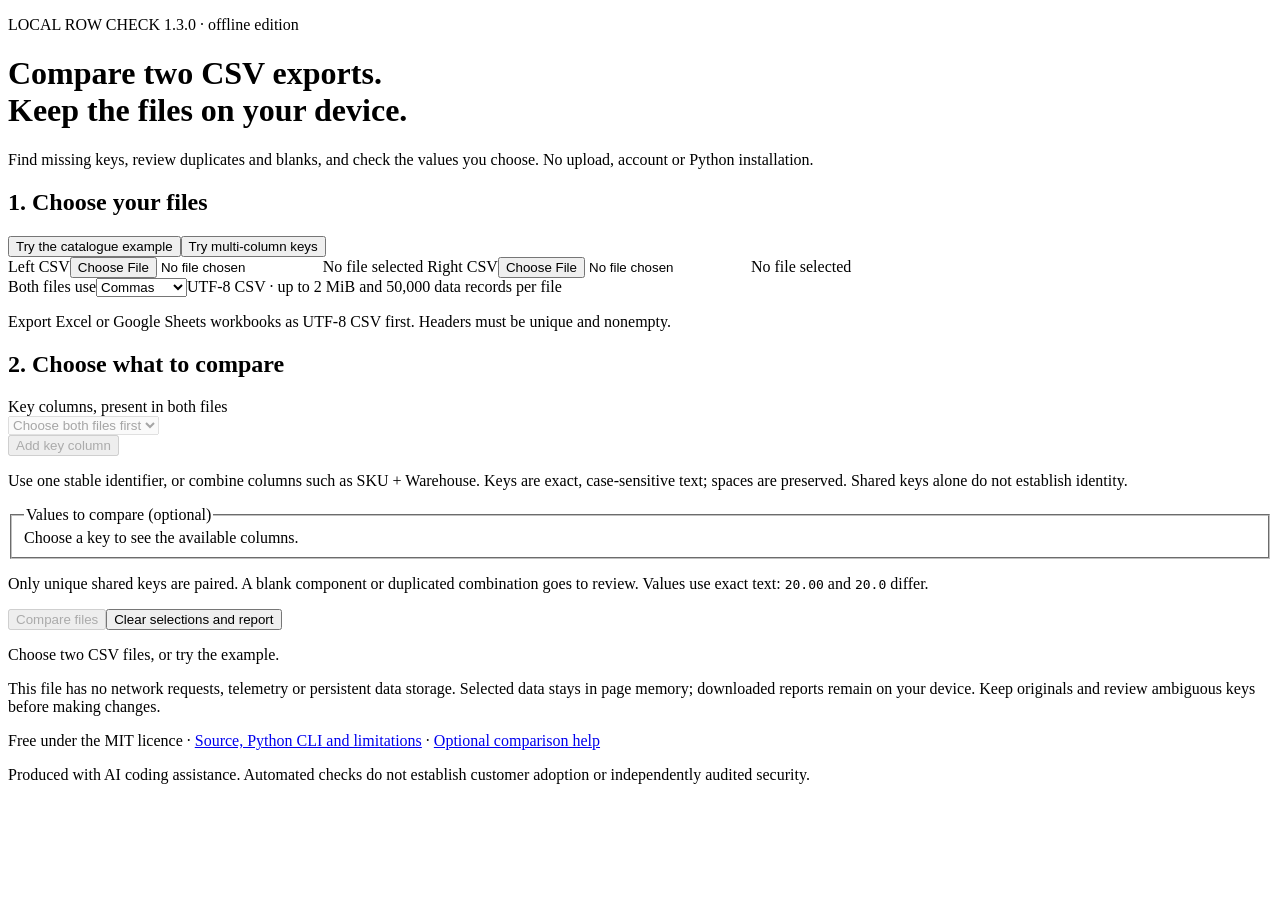
<file: browser/template.html>
<!doctype html>
<html lang="en">
<head>
  <meta charset="utf-8">
  <meta name="viewport" content="width=device-width, initial-scale=1">
  <meta http-equiv="Content-Security-Policy" content="default-src 'none'; script-src 'unsafe-inline'; style-src 'unsafe-inline'; connect-src 'none'; img-src data:; object-src 'none'; base-uri 'none'; form-action 'none'">
  <title>Local Row Check — offline CSV comparison</title>
  <style>/* ROWCHECK_STYLE */</style>
</head>
<body>
  <main>
    <header>
      <p class="eyebrow">LOCAL ROW CHECK <span>1.3.0 · offline edition</span></p>
      <h1>Compare two CSV exports.<br>Keep the files on your device.</h1>
      <p class="intro">Find missing keys, review duplicates and blanks, and check the values you choose. No upload, account or Python installation.</p>
    </header>

    <section class="card" aria-labelledby="files-heading">
      <div class="section-heading"><h2 id="files-heading">1. Choose your files</h2><div class="example-actions"><button id="example" class="secondary" type="button">Try the catalogue example</button><button id="composite-example" class="secondary" type="button">Try multi-column keys</button></div></div>
      <div class="file-grid">
        <label class="file-label">Left CSV<input id="left-file" type="file" accept=".csv,.tsv,text/csv,text/tab-separated-values"><span id="left-name" class="file-name">No file selected</span></label>
        <label class="file-label">Right CSV<input id="right-file" type="file" accept=".csv,.tsv,text/csv,text/tab-separated-values"><span id="right-name" class="file-name">No file selected</span></label>
      </div>
      <div class="format-row"><label for="delimiter">Both files use</label><select id="delimiter"><option value=",">Commas</option><option value=";">Semicolons</option><option value="tab">Tabs</option></select><span>UTF-8 CSV · up to 2 MiB and 50,000 data records per file</span></div>
      <p class="hint">Export Excel or Google Sheets workbooks as UTF-8 CSV first. Headers must be unique and nonempty.</p>
    </section>

    <section class="card" aria-labelledby="rules-heading">
      <h2 id="rules-heading">2. Choose what to compare</h2>
      <label for="key">Key columns, present in both files</label>
      <div id="key-list"><div class="key-row"><select id="key" disabled><option value="">Choose both files first</option></select></div></div>
      <button id="add-key" class="secondary" type="button" disabled>Add key column</button>
      <p class="hint">Use one stable identifier, or combine columns such as SKU + Warehouse. Keys are exact, case-sensitive text; spaces are preserved. Shared keys alone do not establish identity.</p>
      <fieldset id="columns" disabled><legend>Values to compare <span>(optional)</span></legend><div id="column-options">Choose a key to see the available columns.</div></fieldset>
      <p class="hint">Only unique shared keys are paired. A blank component or duplicated combination goes to review. Values use exact text: <code>20.00</code> and <code>20.0</code> differ.</p>
      <div class="actions"><button id="compare" type="button" disabled>Compare files</button><button id="reset" type="button" class="secondary">Clear selections and report</button></div>
      <p id="status" role="status" aria-live="polite">Choose two CSV files, or try the example.</p>
      <p id="error" role="alert" hidden></p>
    </section>

    <section id="results" class="card" aria-labelledby="results-heading" hidden>
      <div class="section-heading"><h2 id="results-heading">Your comparison</h2><button id="download" type="button" disabled>Download report ZIP</button></div>
      <p id="key-summary" class="hint"></p>
      <p class="hint">For each file: input = only in this file + unique shared keys + rows for review.</p>
      <div class="table-scroll"><table class="counts"><thead><tr><th scope="col">File</th><th scope="col">Input rows</th><th scope="col">Only here</th><th scope="col">Shared</th><th scope="col">Review</th></tr></thead><tbody id="counts"></tbody></table></div>
      <p id="value-summary" class="value-summary"></p>
      <div class="preview-heading"><label for="preview-file">Preview</label><select id="preview-file"></select><span id="preview-count" class="hint"></span></div>
      <div class="table-scroll" tabindex="0" aria-label="Report preview, scroll for more columns"><table id="preview"><thead></thead><tbody></tbody></table></div>
      <p class="hint">Preview shows up to 20 data rows. The ZIP contains every report row and a manifest with input/output hashes. Reports contain your data; keep them private.</p>
      <details><summary>Input hashes and CSV output notes</summary><pre id="hashes"></pre><p class="hint">Output CSVs are UTF-8 with BOM. Formula-like cells receive an apostrophe prefix to reduce spreadsheet execution risk. This changes their CSV text; your original files remain authoritative.</p></details>
    </section>

    <footer>
      <p>This file has no network requests, telemetry or persistent data storage. Selected data stays in page memory; downloaded reports remain on your device. Keep originals and review ambiguous keys before making changes.</p>
      <p>Free under the MIT licence · <a href="https://github.com/jhrch7/local-row-check" target="_blank" rel="noopener noreferrer">Source, Python CLI and limitations</a> · <a href="https://github.com/jhrch7/csv-comparison-pilot" target="_blank" rel="noopener noreferrer">Optional comparison help</a></p>
      <p>Produced with AI coding assistance. Automated checks do not establish customer adoption or independently audited security.</p>
    </footer>
  </main>
  <script>/* ROWCHECK_CORE */</script>
  <script>/* ROWCHECK_UI */</script>
</body>
</html>
</file>
